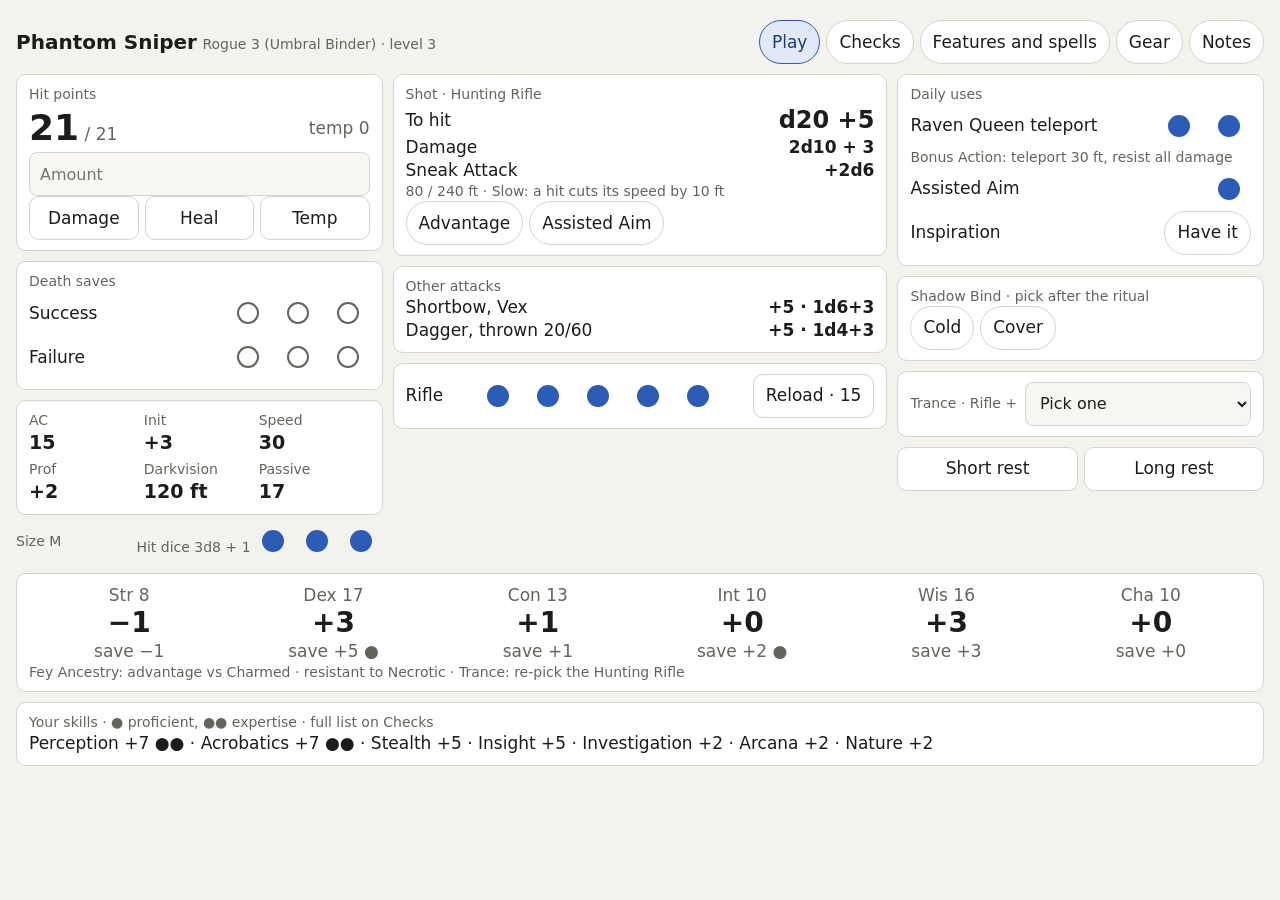
<file: index.html>
<!doctype html>
<html lang="en">
<head>
<meta charset="utf-8">
<meta name="viewport" content="width=device-width, initial-scale=1, viewport-fit=cover">
<meta name="color-scheme" content="light dark">
<meta name="theme-color" content="#151514">
<meta name="apple-mobile-web-app-capable" content="yes">
<meta name="mobile-web-app-capable" content="yes">
<meta name="apple-mobile-web-app-title" content="Sniper">
<meta name="apple-mobile-web-app-status-bar-style" content="default">
<title>Phantom Sniper</title>
<link rel="manifest" href="manifest.webmanifest">
<link rel="apple-touch-icon" href="icons/icon-180.png">
<link rel="stylesheet" href="css/sheet.css">
</head>
<body>
<div id="app"></div>
<script type="module" src="js/boot.js"></script>
</body>
</html>
</file>
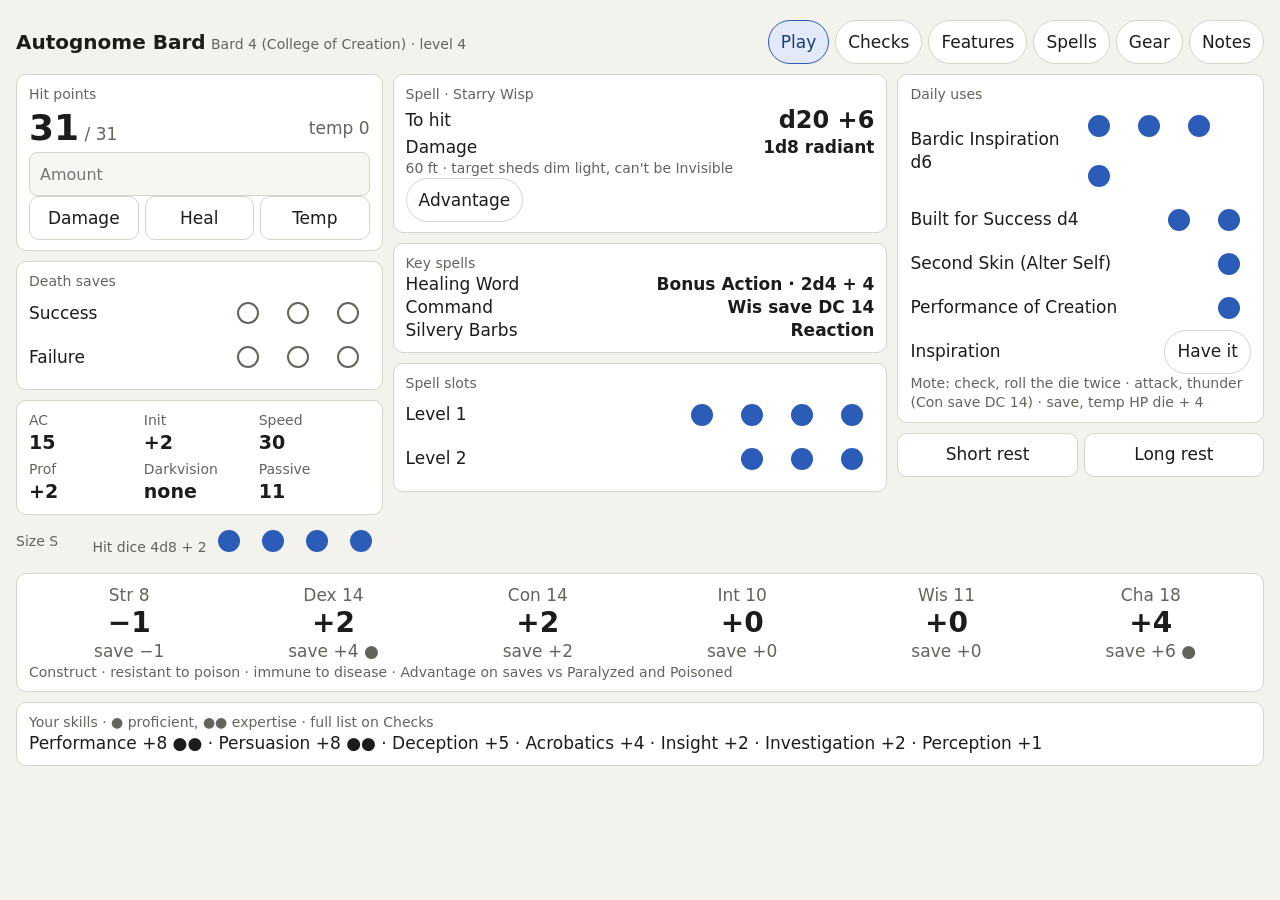
<file: bard/index.html>
<!doctype html>
<html lang="en">
<head>
<meta charset="utf-8">
<meta name="viewport" content="width=device-width, initial-scale=1, viewport-fit=cover">
<meta name="color-scheme" content="light dark">
<meta name="theme-color" content="#151514">
<meta name="apple-mobile-web-app-capable" content="yes">
<meta name="mobile-web-app-capable" content="yes">
<meta name="apple-mobile-web-app-title" content="Bard">
<meta name="apple-mobile-web-app-status-bar-style" content="default">
<title>Autognome Bard</title>
<link rel="manifest" href="manifest.webmanifest">
<link rel="apple-touch-icon" href="../icons/icon-180.png">
<link rel="stylesheet" href="../css/sheet.css">
</head>
<body>
<div id="app"></div>
<script type="module" src="boot.js"></script>
</body>
</html>
</file>
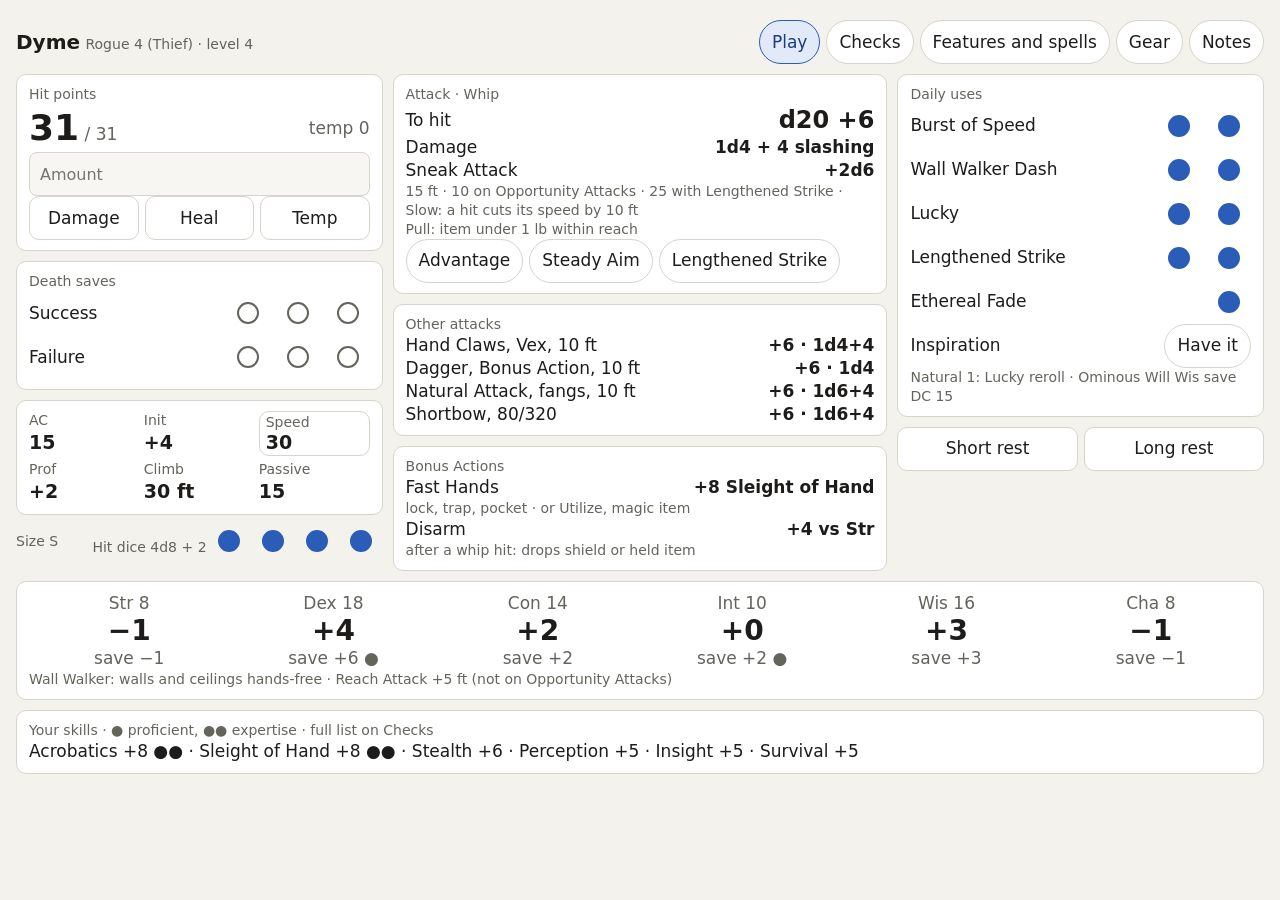
<file: dyme/index.html>
<!doctype html>
<html lang="en">
<head>
<meta charset="utf-8">
<meta name="viewport" content="width=device-width, initial-scale=1, viewport-fit=cover">
<meta name="color-scheme" content="light dark">
<meta name="theme-color" content="#151514">
<meta name="apple-mobile-web-app-capable" content="yes">
<meta name="mobile-web-app-capable" content="yes">
<meta name="apple-mobile-web-app-title" content="Dyme">
<meta name="apple-mobile-web-app-status-bar-style" content="default">
<title>Dyme</title>
<link rel="manifest" href="manifest.webmanifest">
<link rel="apple-touch-icon" href="../icons/icon-180.png">
<link rel="stylesheet" href="../css/sheet.css">
</head>
<body>
<div id="app"></div>
<script type="module" src="boot.js"></script>
</body>
</html>
</file>
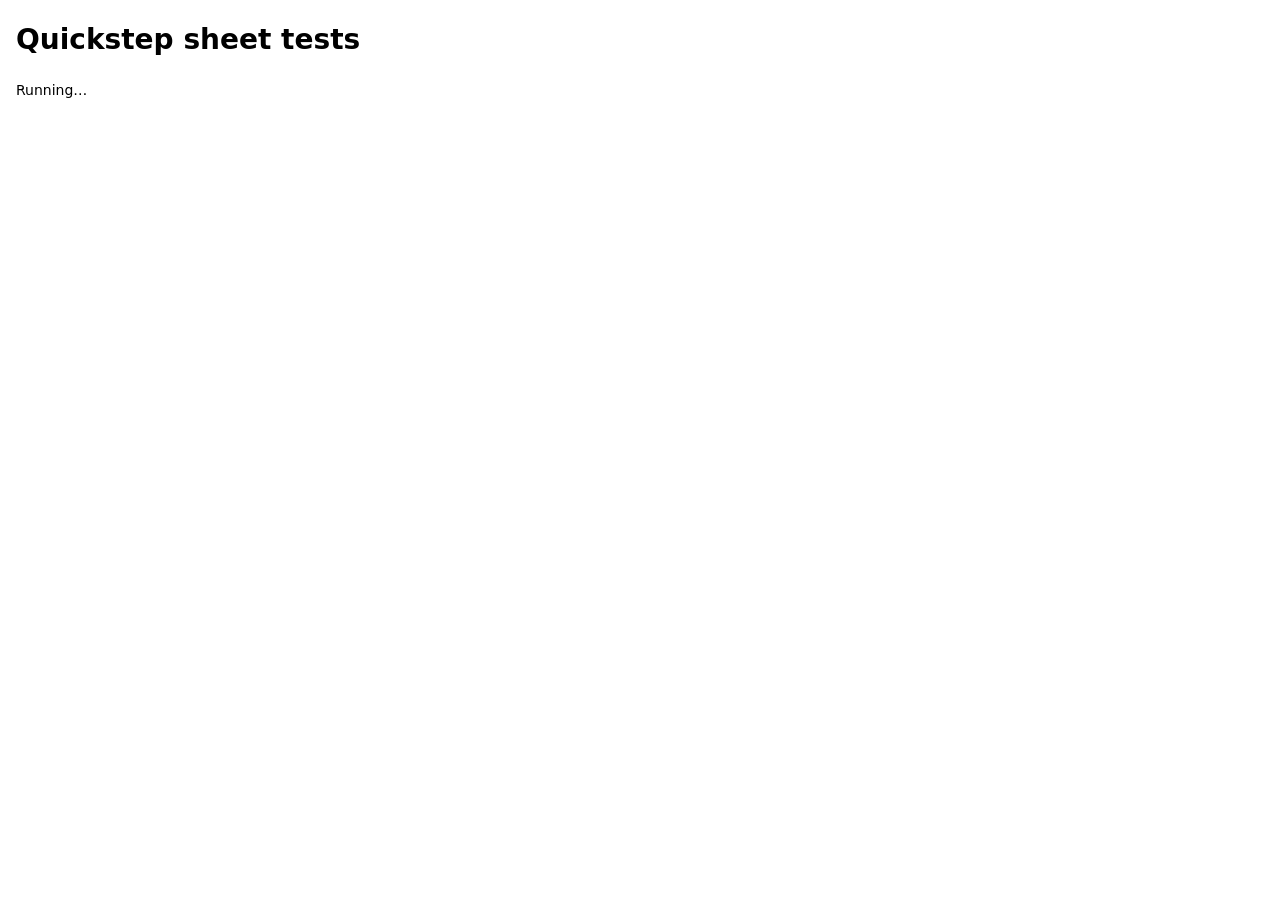
<file: tests/index.html>
<!doctype html>
<html lang="en">
<head>
<meta charset="utf-8">
<meta name="viewport" content="width=device-width, initial-scale=1">
<title>Quickstep sheet tests</title>
<style>
body { font: 14px/1.5 system-ui, sans-serif; margin: 16px; }
.fail { color: #b3261e; }
</style>
</head>
<body>
<h1>Quickstep sheet tests</h1>
<div id="results">Running…</div>
<script type="module">
import { run, loadFailed } from './runner.js';

const FILES = [
  './smoke.test.js',
  './build.test.js',
  './dyme.test.js',
  './bard.test.js',
  './derive.test.js',
  './state.test.js',
  './storage.test.js',
  './render.test.js',
  './ui.test.js',
  './sw.test.js',
];

for (const file of FILES) {
  try {
    await import(file);
  } catch (error) {
    loadFailed(file, error);
  }
}
run();
</script>
</body>
</html>
</file>
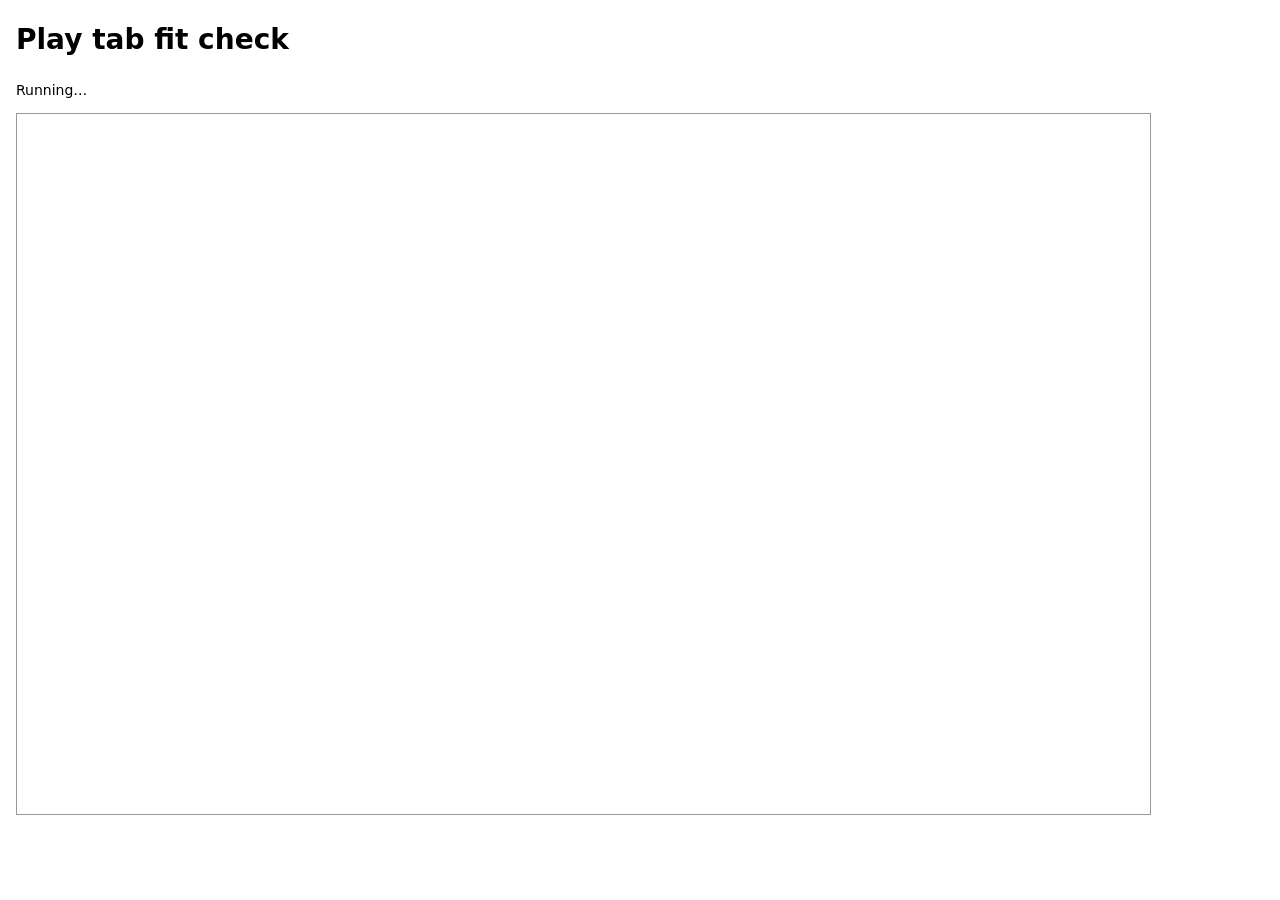
<file: tests/fit.html>
<!doctype html>
<html lang="en">
<head>
<meta charset="utf-8">
<title>Quickstep sheet fit check</title>
<style>
body { font: 14px/1.5 system-ui, sans-serif; margin: 16px; }
.fail { color: #b3261e; }
iframe { border: 1px solid #999; display: block; margin-top: 12px; }
</style>
</head>
<body>
<h1>Play tab fit check</h1>
<div id="results">Running…</div>
<div id="frames"></div>
<script type="module">
import { test, ok, run } from './runner.js';

// The installed app's usable area on each current iPad in landscape: the screen minus the
// status bar (24 px, or 20 px on home-button iPads) and the home-indicator inset (20 px).
const SIZES = [
  [1024, 748], // 9.7"
  [1080, 790], // 10.2"
  [1133, 700], // iPad mini
  [1180, 776], // 10.9" / 11" Air
  [1194, 790], // 11" Pro
  [1366, 980], // 12.9" / 13"
];
// Room left for wider iPad fonts (SF Pro) than the test browser's.
const SLACK = 20;

// Every character page is checked at every size.
const PAGES = [['Sniper', '../index.html'], ['Dyme', '../dyme/index.html'], ['Bard', '../bard/index.html']];

function load(page, width, height) {
  return new Promise((resolve) => {
    const frame = document.createElement('iframe');
    frame.style.width = `${width}px`;
    frame.style.height = `${height}px`;
    frame.onload = () => setTimeout(() => resolve(frame), 400);
    frame.src = page;
    document.getElementById('frames').appendChild(frame);
  });
}

window.__fit = [];
for (const [who, page] of PAGES) for (const [width, height] of SIZES) {
  test(`${who} Play tab fits ${width} × ${height}`, async () => {
    const frame = await load(page, width, height);
    const doc = frame.contentDocument;
    const win = frame.contentWindow;
    // Bottom of the content, including the page's bottom padding.
    const bottom = () => Math.ceil(doc.getElementById('app').getBoundingClientRect().bottom
      + parseFloat(win.getComputedStyle(doc.body).paddingBottom));
    const calm = bottom();
    // Busiest screen: Shadow cover with Moved, a Trance weapon (one more attack row),
    // the short-rest message with Undo, plus the amount error.
    win.localStorage.clear();
    doc.querySelector('[data-action="bind"][data-arg="cover"]')?.click();
    doc.querySelector('[data-action="toggle"][data-arg="moved"]')?.click();
    const trance = doc.querySelector('[data-trance]');
    if (trance) {
      trance.value = 'heavy-crossbow';
      trance.dispatchEvent(new Event('change', { bubbles: true }));
    }
    // Dyme's effect chips, all on (lit Speed cell, longer reach lines).
    for (const key of ['steadyAim', 'lengthened', 'burst']) doc.querySelector(`[data-action="toggle"][data-arg="${key}"]`)?.click();
    doc.querySelector('[data-action="short-rest"]').click();
    doc.querySelector('[data-action="damage"]').click();
    const busy = bottom();
    const wide = doc.documentElement.scrollWidth;
    const amountFont = parseFloat(win.getComputedStyle(doc.querySelector('#amount')).fontSize);
    const bodyFont = parseFloat(win.getComputedStyle(doc.body).fontSize);
    const labelFont = parseFloat(win.getComputedStyle(doc.querySelector('.label')).fontSize);
    const abilityFont = parseFloat(win.getComputedStyle(doc.querySelector('.ab-grid b')).fontSize);
    const abilityLabelFont = parseFloat(win.getComputedStyle(doc.querySelector('.ab-grid .label')).fontSize);
    const traitsFont = parseFloat(win.getComputedStyle(doc.querySelector('[data-box="abilities"] > .label')).fontSize);
    doc.querySelector('[data-action="undo"]')?.click();
    win.localStorage.clear();
    const smallTargets = [...doc.querySelectorAll('button, [data-action]')]
      .filter((el) => { const box = el.getBoundingClientRect(); return box.width > 0 && box.height < 44; }).length;
    const fits = Math.max(calm, busy) + SLACK <= height && wide <= width;
    // The tab bar stays one row of 44 px buttons (the bard has six tabs).
    const tabsOneRow = doc.querySelector('.tabs').getBoundingClientRect().height <= 50;
    // Notes tab: the backup buttons stay on one line.
    doc.querySelector('[data-action="tab"][data-arg="notes"]').click();
    const importBtn = doc.querySelector('[data-action="import"]');
    const importOneLine = importBtn && importBtn.getBoundingClientRect().height <= 46;
    window.__fit.push({ page: who, size: `${width} × ${height}`, fits, calm, busy, wide, smallTargets, amountFont, bodyFont, labelFont, abilityFont, abilityLabelFont, traitsFont, importOneLine, tabsOneRow });
    frame.remove();
    ok(fits, `content ends at ${calm}, busy ${busy} (needs ≤ ${height - SLACK}), width ${wide}`);
    ok(smallTargets === 0, `${smallTargets} touch targets under 44 px`);
    ok(bodyFont >= 16, `body text ${bodyFont} px (needs at least 16 px to read at the table)`);
    ok(labelFont >= 13, `labels ${labelFont} px (needs at least 13 px)`);
    ok(importOneLine, 'Import backup button fits on one line');
    ok(tabsOneRow, 'tab bar fits on one row');
    ok(abilityFont >= 26 && abilityLabelFont >= 16, `ability box ${abilityFont} px numbers, ${abilityLabelFont} px labels`);
    ok(traitsFont === labelFont, `traits line ${traitsFont} px stays at label size ${labelFont} px`);
    ok(amountFont >= 16, `Amount field font ${amountFont} px (under 16 px makes the iPad zoom on tap)`);
  });
}

run();
</script>
</body>
</html>
</file>
<file: css/sheet.css>
/* Quickstep sheet: iPad first, landscape is the main orientation. */
:root {
  --bg: #f3f2ed;
  --surface: #ffffff;
  --field: #f7f6f2;
  --text: #1d1c1a;
  --muted: #64635c;
  --border: #d6d4cb;
  --accent: #2b5cb8;
  --accent-bg: #e2eafa;
  --accent-text: #1b3c7d;
  --danger: #b3261e;
  --radius: 10px;
  --gap: 8px;
  --tap: 44px;
  color-scheme: light dark;
}

@media (prefers-color-scheme: dark) {
  :root {
    --bg: #151514;
    --surface: #21211f;
    --field: #2a2a27;
    --text: #ecebe5;
    --muted: #a6a59e;
    --border: #3b3b37;
    --accent: #8cadff;
    --accent-bg: #22355e;
    --accent-text: #cddcff;
    --danger: #ff8a80;
  }
}

* { box-sizing: border-box; }
html, body { margin: 0; background: var(--bg); color: var(--text); }
body {
  font: 16px/1.35 -apple-system, BlinkMacSystemFont, "Segoe UI", system-ui, sans-serif;
  -webkit-text-size-adjust: 100%;
  padding: env(safe-area-inset-top) env(safe-area-inset-right) env(safe-area-inset-bottom) env(safe-area-inset-left);
}
/* Extra top room keeps the header clear of the dimmed strip under the iPad status bar. */
#app { padding: 18px 12px 12px; }
b { font-weight: 600; }

.label { font-size: 13px; color: var(--muted); }
.muted { color: var(--muted); }
.row { display: flex; align-items: center; justify-content: space-between; gap: 8px; }
.panel {
  background: var(--surface);
  border: 1px solid var(--border);
  border-radius: var(--radius);
  padding: 8px 10px;
  margin-top: var(--gap);
}
.col > :first-child { margin-top: 0; }

header.top { display: flex; align-items: center; justify-content: space-between; gap: 8px; flex-wrap: wrap; margin-bottom: var(--gap); }
.title b { font-size: 20px; }
.tabs, .chips, .btnrow, .stepper, .dots { display: flex; gap: 6px; flex-wrap: wrap; align-items: center; }

button {
  font: inherit;
  color: var(--text);
  background: var(--surface);
  border: 1px solid var(--border);
  border-radius: var(--radius);
  min-height: var(--tap);
  min-width: var(--tap);
  padding: 0 12px;
  cursor: pointer;
  touch-action: manipulation;
  -webkit-tap-highlight-color: transparent;
}
button:active { transform: scale(0.97); }
.chip { border-radius: 999px; }
.chip.on { background: var(--accent-bg); color: var(--accent-text); border-color: var(--accent); }
.btnrow > button { flex: 1; }
.btnrow.rest { margin-top: var(--gap); }
.link { border: none; background: none; color: var(--accent-text); text-decoration: underline; padding: 0 6px; }

.dot { border: none; background: none; padding: 0; display: inline-flex; align-items: center; justify-content: center; }
.dot::before { content: ""; width: 18px; height: 18px; border-radius: 50%; border: 2px solid var(--muted); }
.dot.on::before { background: var(--accent); border-color: var(--accent); }

input, textarea, select {
  font: inherit;
  color: var(--text);
  background: var(--field);
  border: 1px solid var(--border);
  border-radius: 8px;
  min-height: var(--tap);
  padding: 8px 10px;
  width: 100%;
}
/* 16 px or more, so the iPad doesn't zoom in when a field is tapped. */
input, textarea, select { font-size: 16px; }
.error { color: var(--danger); font-size: 13px; }
.error:empty { display: none; }

/* Play tab */
.play { display: grid; grid-template-columns: minmax(0, 1fr) minmax(0, 1.35fr) minmax(0, 1fr); gap: var(--gap); align-items: start; }
.big { font-size: 32px; font-weight: 600; }
.hit { font-size: 22px; font-weight: 600; }
.stats { display: grid; grid-template-columns: repeat(3, minmax(0, 1fr)); gap: 4px; }
.stats b, .ab-grid b, .stepper b { font-size: 18px; }
.stepper b { min-width: 2ch; text-align: center; }
.ab-grid { display: grid; grid-template-columns: repeat(6, minmax(0, 1fr)); gap: 4px; text-align: center; }
.tight { margin-top: 4px; }
#message { margin-top: 4px; min-height: 1em; }
/* Message text and its Undo button share one row instead of stacking. */
.msg { display: flex; align-items: center; justify-content: space-between; gap: 6px; }
.msg .link { flex: none; margin-left: auto; }

/* Checks, Features and spells, Gear, Notes */
.b { font-weight: 600; }
.checks { display: grid; grid-template-columns: repeat(3, minmax(0, 1fr)); gap: var(--gap); align-items: start; }
.checks > .panel { margin-top: 0; }
.feature + .feature { margin-top: 4px; }
.next { margin-top: var(--gap); }
textarea { display: block; resize: vertical; margin-top: 4px; line-height: 1.4; }
.coins { display: grid; grid-template-columns: repeat(5, minmax(0, 1fr)); gap: var(--gap); margin-top: var(--gap); }
.coins .panel { display: block; margin-top: 0; }
.gear-foot { margin-top: var(--gap); }
.notes-grid { display: grid; grid-template-columns: repeat(2, minmax(0, 1fr)); gap: var(--gap); }
.tab-notes textarea { margin-top: var(--gap); }
.backup { margin-top: var(--gap); }
.backup button { white-space: nowrap; }

/* Compact scale for the smallest iPads (9.7"/10.2" width, iPad mini height). Touch targets stay 44 px. */
@media (max-width: 1080px), (max-height: 760px) {
  :root { --gap: 5px; }
  body { font-size: 16px; line-height: 1.2; }
  #app { padding: 16px 10px 8px; }
  .panel { padding: 4px 8px; }
  .chip { padding: 0 9px; font-size: 15px; }
  .tabs .chip { padding: 0 12px; }
  .big { font-size: 30px; }
  .hit { font-size: 20px; }
  .stats b, .ab-grid b, .stepper b { font-size: 18px; }
  .label { font-size: 13px; }
}

/* Roomier spacing on larger iPads. */
@media (min-width: 1180px) and (min-height: 820px) {
  :root { --gap: 10px; }
  body { font-size: 17px; }
  #app { padding: 20px 16px 14px; }
  .panel { padding: 10px 12px; }
  .big { font-size: 36px; }
  .hit { font-size: 24px; }
  .stats b, .ab-grid b, .stepper b { font-size: 19px; }
  .label { font-size: 14px; }
}

/* Portrait and narrow screens: stack the columns. */
@media (max-width: 900px) {
  .play { grid-template-columns: minmax(0, 1fr); }
  .ab-grid { grid-template-columns: repeat(3, minmax(0, 1fr)); }
  .checks { grid-template-columns: repeat(2, minmax(0, 1fr)); }
  .coins { grid-template-columns: repeat(3, minmax(0, 1fr)); }
}

/* Ability box: bigger scores, modifiers and saves at every size. The traits line below keeps label size. */
.ab-grid .label { font-size: 17px; }
.ab-grid b { font-size: 28px; line-height: 1.15; }

[data-box="trance"] select { flex: 1; min-width: 0; width: auto; }

/* A stat cell that is also a toggle (Burst of Speed on the Speed cell). */
.stat-btn { display: block; width: 100%; min-width: 0; text-align: left; padding: 0 6px; line-height: 1.2; }
.stat-btn.on { background: var(--accent-bg); border-color: var(--accent); }
.stat-btn.on, .stat-btn.on .label { color: var(--accent-text); }

/* Spells tab: level headers with slot dots, then the level's spells in two columns. */
.spell-level { margin-top: var(--gap); padding: 0 2px; }
.spell-level b { font-size: 18px; }
.spell-grid { display: grid; grid-template-columns: repeat(2, minmax(0, 1fr)); gap: var(--gap); }
.spell-grid > .panel { margin-top: 0; }
.spell > div + div { margin-top: 2px; }
@media (max-width: 900px) { .spell-grid { grid-template-columns: minmax(0, 1fr); } }
</file>
